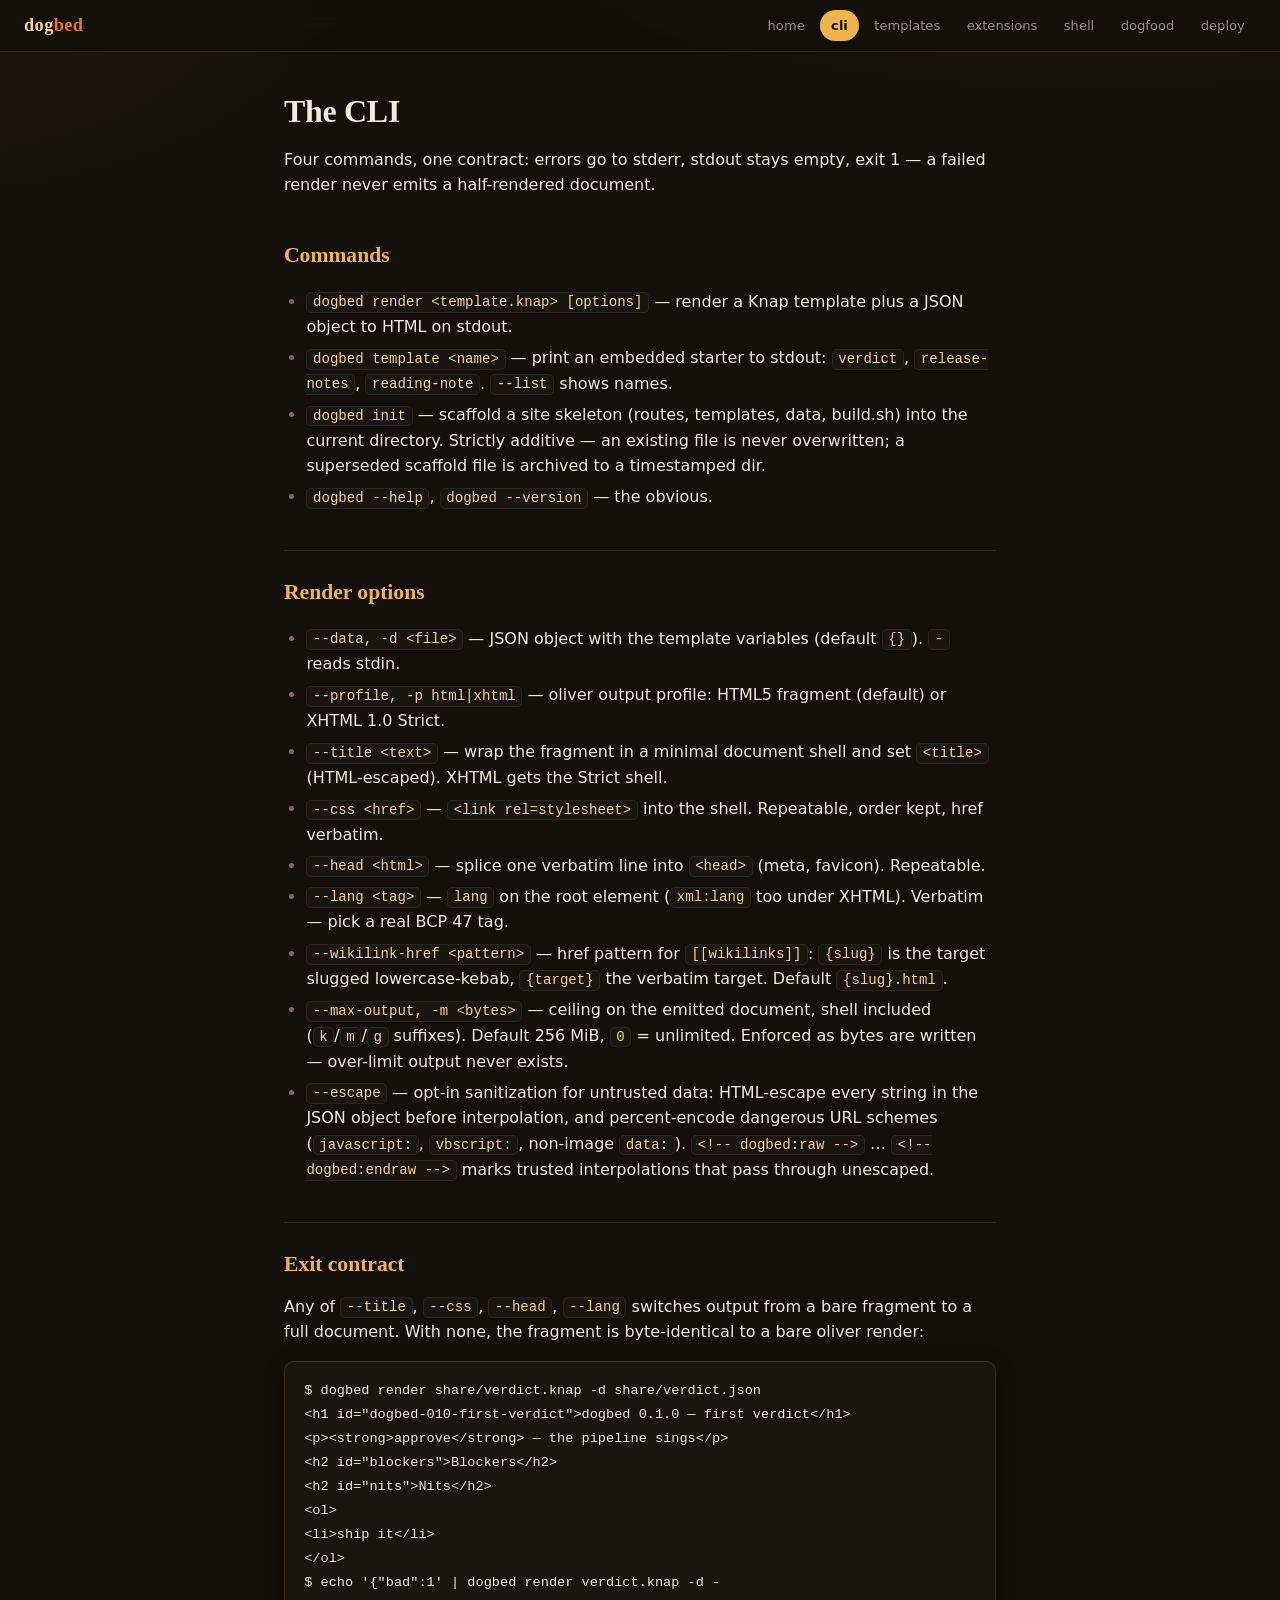
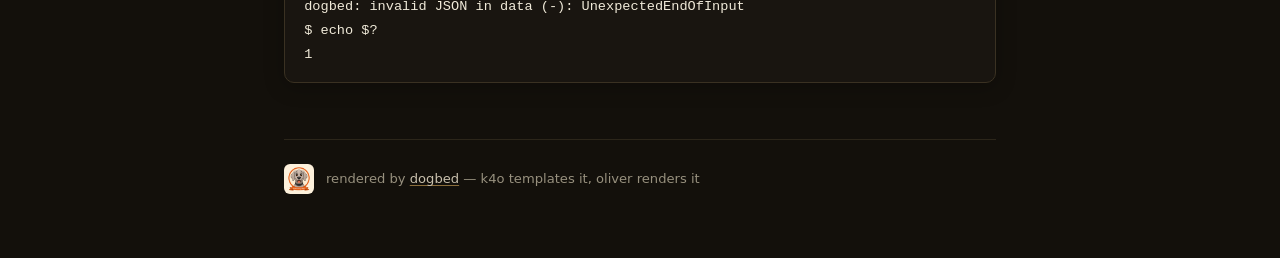
<file: docs/site/cli.html>
<!DOCTYPE html>
<html lang="en">
<head>
<meta charset="utf-8">
<title>dogbed — the CLI</title>
<link rel="stylesheet" href="style.css">
<meta name="viewport" content="width=device-width, initial-scale=1">
<meta name="theme-color" content="#13100b">
<link rel="icon" type="image/png" href="assets/oliver-favicon.png">
<meta property="og:title" content="dogbed">
<meta property="og:description" content="the dog builds its own docs">
<meta property="og:image" content="https://dogbed.filed.fyi/assets/oliver-og.png">
</head>
<body>
<div class="top"><a class="brand" href="index.html">dog<span class="dog">bed</span></a>
<nav><a href="index.html">home</a><a href="cli.html" class="here">cli</a><a href="templates.html">templates</a><a href="extensions.html">extensions</a><a href="shell.html">shell</a><a href="dogfood.html">dogfood</a><a href="deploy.html">deploy</a></nav></div>
<div class="layout">
<h1 id="the-cli">The CLI</h1>
<p>Four commands, one contract: errors go to stderr, stdout stays empty, exit 1 — a failed render never emits a half-rendered document.</p>
<h2 id="commands">Commands</h2>
<ul>
<li><code>dogbed render &lt;template.knap&gt; [options]</code> — render a Knap template plus a JSON object to HTML on stdout.</li>
<li><code>dogbed template &lt;name&gt;</code> — print an embedded starter to stdout: <code>verdict</code>, <code>release-notes</code>, <code>reading-note</code>. <code>--list</code> shows names.</li>
<li><code>dogbed init</code> — scaffold a site skeleton (routes, templates, data, build.sh) into the current directory. Strictly additive — an existing file is never overwritten; a superseded scaffold file is archived to a timestamped dir.</li>
<li><code>dogbed --help</code>, <code>dogbed --version</code> — the obvious.</li>
</ul>
<h2 id="render-options">Render options</h2>
<ul>
<li><code>--data, -d &lt;file&gt;</code> — JSON object with the template variables (default <code>{}</code>). <code>-</code> reads stdin.</li>
<li><code>--profile, -p html|xhtml</code> — oliver output profile: HTML5 fragment (default) or XHTML 1.0 Strict.</li>
<li><code>--title &lt;text&gt;</code> — wrap the fragment in a minimal document shell and set <code>&lt;title&gt;</code> (HTML-escaped). XHTML gets the Strict shell.</li>
<li><code>--css &lt;href&gt;</code> — <code>&lt;link rel=stylesheet&gt;</code> into the shell. Repeatable, order kept, href verbatim.</li>
<li><code>--head &lt;html&gt;</code> — splice one verbatim line into <code>&lt;head&gt;</code> (meta, favicon). Repeatable.</li>
<li><code>--lang &lt;tag&gt;</code> — <code>lang</code> on the root element (<code>xml:lang</code> too under XHTML). Verbatim — pick a real BCP 47 tag.</li>
<li><code>--wikilink-href &lt;pattern&gt;</code> — href pattern for <code>[[wikilinks]]</code>: <code>{slug}</code> is the target slugged lowercase-kebab, <code>{target}</code> the verbatim target. Default <code>{slug}.html</code>.</li>
<li><code>--max-output, -m &lt;bytes&gt;</code> — ceiling on the emitted document, shell included (<code>k</code>/<code>m</code>/<code>g</code> suffixes). Default 256 MiB, <code>0</code> = unlimited. Enforced as bytes are written — over-limit output never exists.</li>
<li><code>--escape</code> — opt-in sanitization for untrusted data: HTML-escape every string in the JSON object before interpolation, and percent-encode dangerous URL schemes (<code>javascript:</code>, <code>vbscript:</code>, non-image <code>data:</code>). <code>&lt;!-- dogbed:raw --&gt;</code> … <code>&lt;!-- dogbed:endraw --&gt;</code> marks trusted interpolations that pass through unescaped.</li>
</ul>
<h2 id="exit-contract">Exit contract</h2>
<p>Any of <code>--title</code>, <code>--css</code>, <code>--head</code>, <code>--lang</code> switches output from a bare fragment to a full document. With none, the fragment is byte-identical to a bare oliver render:</p>
<pre><code>$ dogbed render share/verdict.knap -d share/verdict.json
&lt;h1 id=&quot;dogbed-010-first-verdict&quot;&gt;dogbed 0.1.0 — first verdict&lt;/h1&gt;
&lt;p&gt;&lt;strong&gt;approve&lt;/strong&gt; — the pipeline sings&lt;/p&gt;
&lt;h2 id=&quot;blockers&quot;&gt;Blockers&lt;/h2&gt;
&lt;h2 id=&quot;nits&quot;&gt;Nits&lt;/h2&gt;
&lt;ol&gt;
&lt;li&gt;ship it&lt;/li&gt;
&lt;/ol&gt;
$ echo '{&quot;bad&quot;:1' | dogbed render verdict.knap -d -
dogbed: invalid JSON in data (-): UnexpectedEndOfInput
$ echo $?
1
</code></pre>
<div class="foot"><img src="assets/oliver-badge.webp" alt="rendered by oliver">
<span>rendered by <a href="https://github.com/drawmeanelephant/dogbed">dogbed</a> — k4o templates it, oliver renders it</span></div>
</div>
</body>
</html>
</file>
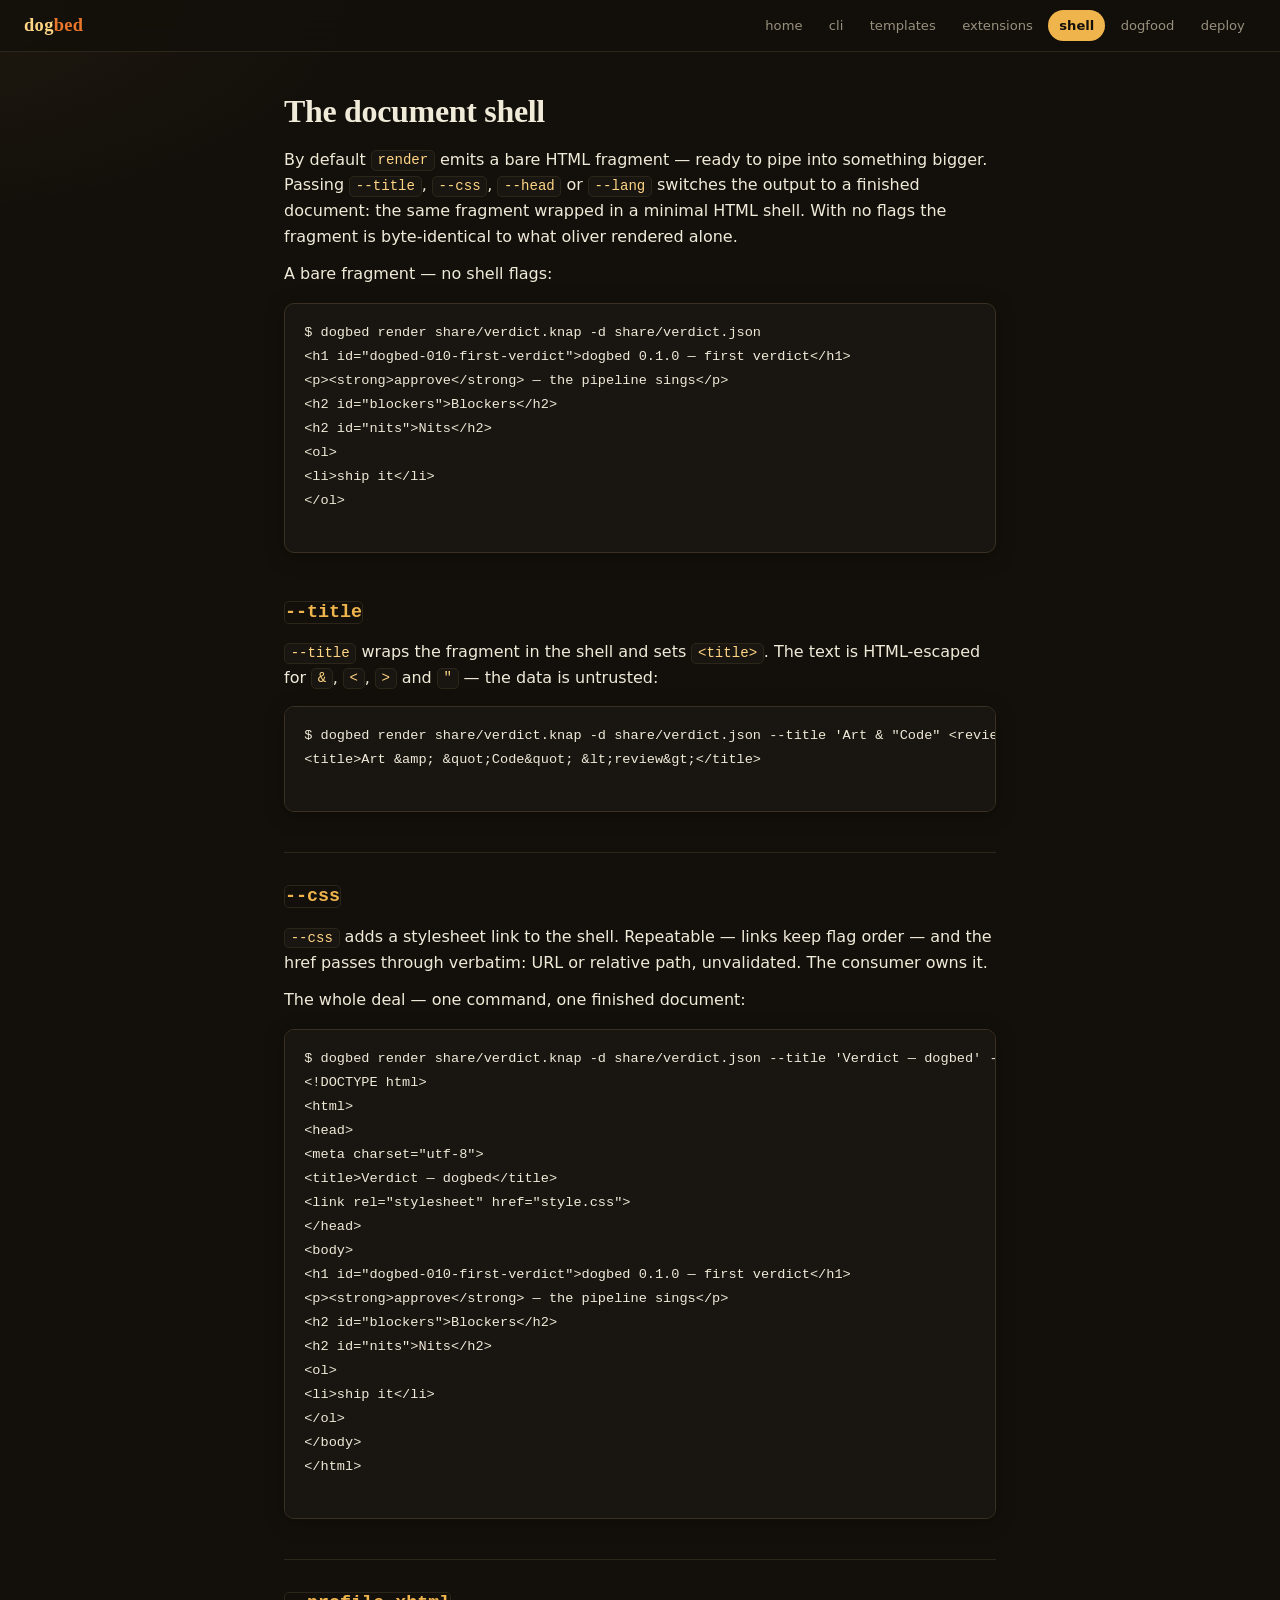
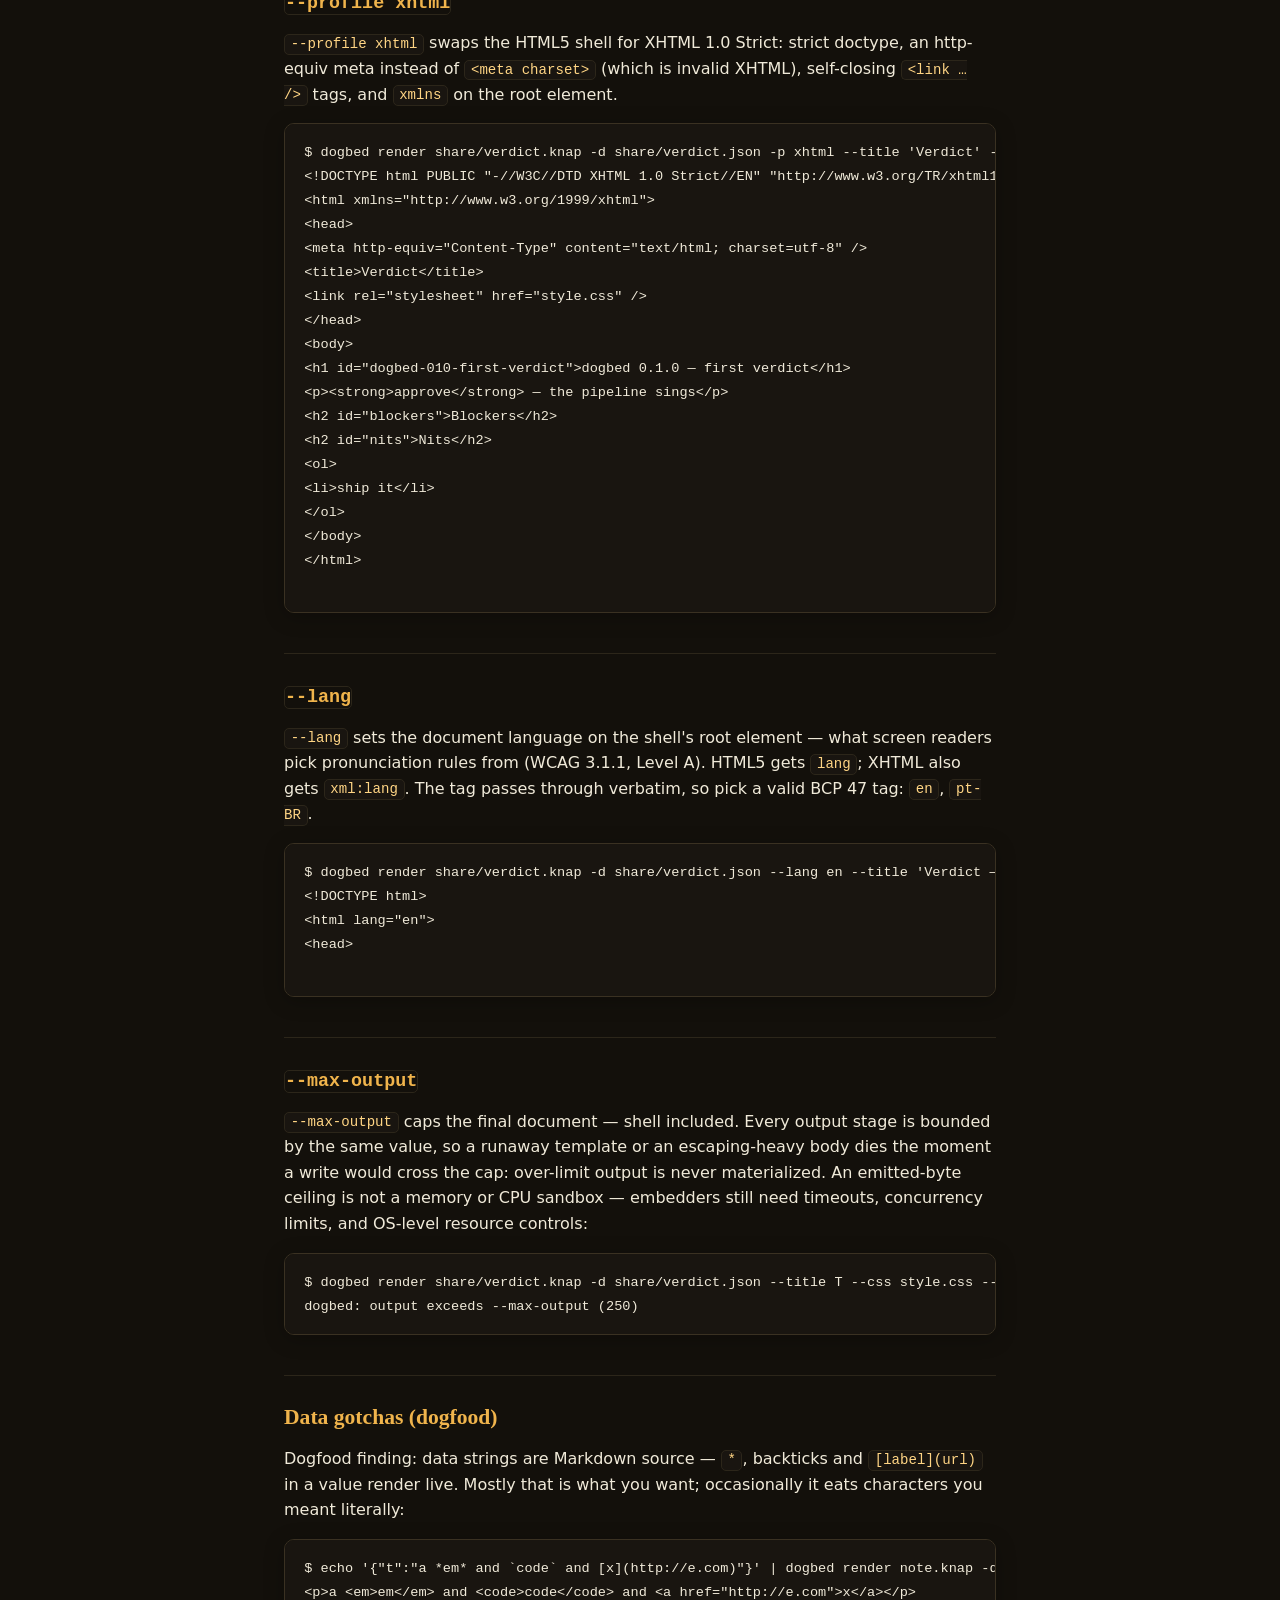
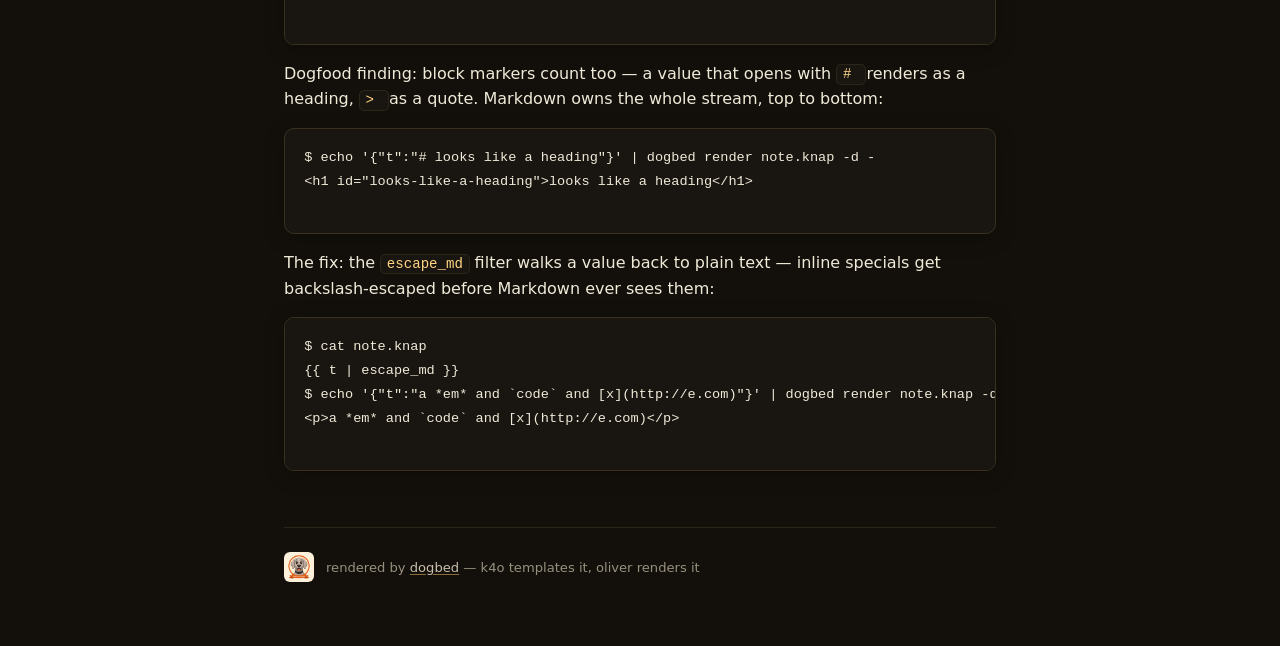
<file: docs/site/shell.html>
<!DOCTYPE html>
<html lang="en">
<head>
<meta charset="utf-8">
<title>dogbed — the document shell</title>
<link rel="stylesheet" href="style.css">
<meta name="viewport" content="width=device-width, initial-scale=1">
<meta name="theme-color" content="#13100b">
<link rel="icon" type="image/png" href="assets/oliver-favicon.png">
<meta property="og:title" content="dogbed">
<meta property="og:description" content="the dog builds its own docs">
<meta property="og:image" content="https://dogbed.filed.fyi/assets/oliver-og.png">
</head>
<body>
<div class="top"><a class="brand" href="index.html">dog<span class="dog">bed</span></a>
<nav><a href="index.html">home</a><a href="cli.html">cli</a><a href="templates.html">templates</a><a href="extensions.html">extensions</a><a href="shell.html" class="here">shell</a><a href="dogfood.html">dogfood</a><a href="deploy.html">deploy</a></nav></div>
<div class="layout">
<h1 id="the-document-shell">The document shell</h1>
<p>By default <code>render</code> emits a bare HTML fragment — ready to pipe into something bigger. Passing <code>--title</code>, <code>--css</code>, <code>--head</code> or <code>--lang</code> switches the output to a finished document: the same fragment wrapped in a minimal HTML shell. With no flags the fragment is byte-identical to what oliver rendered alone.</p>
<p>A bare fragment — no shell flags:</p>
<pre><code>$ dogbed render share/verdict.knap -d share/verdict.json
&lt;h1 id=&quot;dogbed-010-first-verdict&quot;&gt;dogbed 0.1.0 — first verdict&lt;/h1&gt;
&lt;p&gt;&lt;strong&gt;approve&lt;/strong&gt; — the pipeline sings&lt;/p&gt;
&lt;h2 id=&quot;blockers&quot;&gt;Blockers&lt;/h2&gt;
&lt;h2 id=&quot;nits&quot;&gt;Nits&lt;/h2&gt;
&lt;ol&gt;
&lt;li&gt;ship it&lt;/li&gt;
&lt;/ol&gt;

</code></pre>
<h2 id="--title"><code>--title</code></h2>
<p><code>--title</code> wraps the fragment in the shell and sets <code>&lt;title&gt;</code>. The text is HTML-escaped for <code>&amp;</code>, <code>&lt;</code>, <code>&gt;</code> and <code>&quot;</code> — the data is untrusted:</p>
<pre><code>$ dogbed render share/verdict.knap -d share/verdict.json --title 'Art &amp; &quot;Code&quot; &lt;review&gt;' | grep '&lt;title&gt;'
&lt;title&gt;Art &amp;amp; &amp;quot;Code&amp;quot; &amp;lt;review&amp;gt;&lt;/title&gt;

</code></pre>
<h2 id="--css"><code>--css</code></h2>
<p><code>--css</code> adds a stylesheet link to the shell. Repeatable — links keep flag order — and the href passes through verbatim: URL or relative path, unvalidated. The consumer owns it.</p>
<p>The whole deal — one command, one finished document:</p>
<pre><code>$ dogbed render share/verdict.knap -d share/verdict.json --title 'Verdict — dogbed' --css style.css
&lt;!DOCTYPE html&gt;
&lt;html&gt;
&lt;head&gt;
&lt;meta charset=&quot;utf-8&quot;&gt;
&lt;title&gt;Verdict — dogbed&lt;/title&gt;
&lt;link rel=&quot;stylesheet&quot; href=&quot;style.css&quot;&gt;
&lt;/head&gt;
&lt;body&gt;
&lt;h1 id=&quot;dogbed-010-first-verdict&quot;&gt;dogbed 0.1.0 — first verdict&lt;/h1&gt;
&lt;p&gt;&lt;strong&gt;approve&lt;/strong&gt; — the pipeline sings&lt;/p&gt;
&lt;h2 id=&quot;blockers&quot;&gt;Blockers&lt;/h2&gt;
&lt;h2 id=&quot;nits&quot;&gt;Nits&lt;/h2&gt;
&lt;ol&gt;
&lt;li&gt;ship it&lt;/li&gt;
&lt;/ol&gt;
&lt;/body&gt;
&lt;/html&gt;

</code></pre>
<h2 id="--profile-xhtml"><code>--profile xhtml</code></h2>
<p><code>--profile xhtml</code> swaps the HTML5 shell for XHTML 1.0 Strict: strict doctype, an http-equiv meta instead of <code>&lt;meta charset&gt;</code> (which is invalid XHTML), self-closing <code>&lt;link … /&gt;</code> tags, and <code>xmlns</code> on the root element.</p>
<pre><code>$ dogbed render share/verdict.knap -d share/verdict.json -p xhtml --title 'Verdict' --css style.css
&lt;!DOCTYPE html PUBLIC &quot;-//W3C//DTD XHTML 1.0 Strict//EN&quot; &quot;http://www.w3.org/TR/xhtml1/DTD/xhtml1-strict.dtd&quot;&gt;
&lt;html xmlns=&quot;http://www.w3.org/1999/xhtml&quot;&gt;
&lt;head&gt;
&lt;meta http-equiv=&quot;Content-Type&quot; content=&quot;text/html; charset=utf-8&quot; /&gt;
&lt;title&gt;Verdict&lt;/title&gt;
&lt;link rel=&quot;stylesheet&quot; href=&quot;style.css&quot; /&gt;
&lt;/head&gt;
&lt;body&gt;
&lt;h1 id=&quot;dogbed-010-first-verdict&quot;&gt;dogbed 0.1.0 — first verdict&lt;/h1&gt;
&lt;p&gt;&lt;strong&gt;approve&lt;/strong&gt; — the pipeline sings&lt;/p&gt;
&lt;h2 id=&quot;blockers&quot;&gt;Blockers&lt;/h2&gt;
&lt;h2 id=&quot;nits&quot;&gt;Nits&lt;/h2&gt;
&lt;ol&gt;
&lt;li&gt;ship it&lt;/li&gt;
&lt;/ol&gt;
&lt;/body&gt;
&lt;/html&gt;

</code></pre>
<h2 id="--lang"><code>--lang</code></h2>
<p><code>--lang</code> sets the document language on the shell's root element — what screen readers pick pronunciation rules from (WCAG 3.1.1, Level A). HTML5 gets <code>lang</code>; XHTML also gets <code>xml:lang</code>. The tag passes through verbatim, so pick a valid BCP 47 tag: <code>en</code>, <code>pt-BR</code>.</p>
<pre><code>$ dogbed render share/verdict.knap -d share/verdict.json --lang en --title 'Verdict — dogbed' | head -3
&lt;!DOCTYPE html&gt;
&lt;html lang=&quot;en&quot;&gt;
&lt;head&gt;

</code></pre>
<h2 id="--max-output"><code>--max-output</code></h2>
<p><code>--max-output</code> caps the final document — shell included. Every output stage is bounded by the same value, so a runaway template or an escaping-heavy body dies the moment a write would cross the cap: over-limit output is never materialized. An emitted-byte ceiling is not a memory or CPU sandbox — embedders still need timeouts, concurrency limits, and OS-level resource controls:</p>
<pre><code>$ dogbed render share/verdict.knap -d share/verdict.json --title T --css style.css --max-output 250
dogbed: output exceeds --max-output (250)
</code></pre>
<h2 id="data-gotchas-dogfood">Data gotchas (dogfood)</h2>
<p>Dogfood finding: data strings are Markdown source — <code>*</code>, backticks and <code>[label](url)</code> in a value render live. Mostly that is what you want; occasionally it eats characters you meant literally:</p>
<pre><code>$ echo '{&quot;t&quot;:&quot;a *em* and `code` and [x](http://e.com)&quot;}' | dogbed render note.knap -d -
&lt;p&gt;a &lt;em&gt;em&lt;/em&gt; and &lt;code&gt;code&lt;/code&gt; and &lt;a href=&quot;http://e.com&quot;&gt;x&lt;/a&gt;&lt;/p&gt;

</code></pre>
<p>Dogfood finding: block markers count too — a value that opens with <code># </code> renders as a heading, <code>&gt; </code> as a quote. Markdown owns the whole stream, top to bottom:</p>
<pre><code>$ echo '{&quot;t&quot;:&quot;# looks like a heading&quot;}' | dogbed render note.knap -d -
&lt;h1 id=&quot;looks-like-a-heading&quot;&gt;looks like a heading&lt;/h1&gt;

</code></pre>
<p>The fix: the <code>escape_md</code> filter walks a value back to plain text — inline specials get backslash-escaped before Markdown ever sees them:</p>
<pre><code>$ cat note.knap
{{ t | escape_md }}
$ echo '{&quot;t&quot;:&quot;a *em* and `code` and [x](http://e.com)&quot;}' | dogbed render note.knap -d -
&lt;p&gt;a *em* and `code` and [x](http://e.com)&lt;/p&gt;

</code></pre>
<div class="foot"><img src="assets/oliver-badge.webp" alt="rendered by oliver">
<span>rendered by <a href="https://github.com/drawmeanelephant/dogbed">dogbed</a> — k4o templates it, oliver renders it</span></div>
</div>
</body>
</html>
</file>
<file: docs/site/style.css>
/* dogbed docs — warm dark theme, amber accents.
   Every page is a dogbed render; this sheet does all the visual work. */

:root {
  --bg: #13100b;
  --bg-soft: #1a1610;
  --panel: #201b14;
  --panel-hi: #292216;
  --line: #3a3122;
  --line-soft: #2c261a;
  --ink: #f0ead9;
  --ink-soft: #c9c0ad;
  --ink-dim: #97907e;
  --amber: #f0b44c;
  --amber-hi: #ffd584;
  --orange: #e8762b;
  --brown: #8a6d3b;
  --green: #a8c07a;
  --code-bg: #191510;
  --mark: #4a3d1e;
  --radius: 10px;
  --radius-lg: 16px;
  --font-body: ui-sans-serif, system-ui, -apple-system, "Segoe UI", sans-serif;
  --font-display: "Iowan Old Style", "Palatino Linotype", Palatino, Georgia, serif;
  --font-mono: ui-monospace, "SF Mono", Menlo, Consolas, monospace;
  --nav-w: 240px;
  --content-w: 760px;
}

* { box-sizing: border-box; }

body {
  font-family: var(--font-body);
  line-height: 1.6;
  margin: 0;
  color: var(--ink);
  background:
    radial-gradient(1200px 500px at 85% -10%, rgba(232, 118, 43, 0.08), transparent 60%),
    radial-gradient(900px 400px at -10% 0%, rgba(240, 180, 76, 0.06), transparent 55%),
    var(--bg);
}

/* ---------- top bar ---------- */

.top {
  position: sticky;
  top: 0;
  z-index: 50;
  display: flex;
  align-items: center;
  gap: 1rem;
  padding: 0.65rem 1.5rem;
  background: rgba(19, 16, 11, 0.85);
  backdrop-filter: blur(12px);
  -webkit-backdrop-filter: blur(12px);
  border-bottom: 1px solid var(--line-soft);
}
.top .brand {
  font-family: var(--font-display);
  font-size: 1.15rem;
  font-weight: 700;
  letter-spacing: 0.02em;
  color: var(--amber-hi);
  text-decoration: none;
}
.top .brand .dog { color: var(--orange); }
.top nav {
  display: flex;
  gap: 0.25rem;
  margin-left: auto;
  overflow-x: auto;
}
.top nav a {
  color: var(--ink-dim);
  text-decoration: none;
  font-size: 0.82rem;
  padding: 0.3rem 0.7rem;
  border-radius: 999px;
  white-space: nowrap;
  transition: color 0.15s, background 0.15s;
}
.top nav a:hover { color: var(--amber-hi); background: var(--panel-hi); }
.top nav a.here { color: var(--bg); background: var(--amber); font-weight: 600; }

/* ---------- layout ---------- */

.layout {
  max-width: var(--content-w);
  margin: 0 auto;
  padding: 2.5rem 1.5rem 4rem;
}
.layout > * { min-width: 0; }

/* ---------- typography ---------- */

h1 {
  font-family: var(--font-display);
  font-size: 2rem;
  font-weight: 700;
  line-height: 1.2;
  margin: 0 0 1rem;
  letter-spacing: -0.01em;
}
h2 {
  font-family: var(--font-display);
  font-size: 1.35rem;
  color: var(--amber);
  margin: 2.5rem 0 0.75rem;
  padding-top: 1.5rem;
  border-top: 1px solid var(--line-soft);
}
.layout > h2:first-of-type, .hero + h2 { border-top: none; padding-top: 0; }
h3 { font-size: 1rem; color: var(--amber-hi); margin: 1.75rem 0 0.5rem; }
h1 code, h2 code, h3 code { font-size: 0.85em; background: none; padding: 0; color: inherit; }
p { margin: 0.75rem 0; }
a { color: var(--amber); text-decoration-color: var(--brown); text-underline-offset: 2px; }
a:hover { color: var(--amber-hi); }
strong { color: var(--amber-hi); font-weight: 650; }
ul, ol { padding-left: 1.4rem; }
li { margin-bottom: 0.35rem; }
li::marker { color: var(--brown); }
li > p { margin: 0.3rem 0; }

/* ---------- hero ---------- */

.hero {
  position: relative;
  border: 1px solid var(--line);
  border-radius: var(--radius-lg);
  padding: 3rem 2.5rem 2.5rem;
  margin-bottom: 2rem;
  background:
    radial-gradient(600px 240px at 90% 0%, rgba(232, 118, 43, 0.18), transparent 65%),
    linear-gradient(160deg, var(--panel-hi), var(--panel) 60%);
  overflow: hidden;
}
.hero::after {
  content: "</>";
  position: absolute;
  right: 1.5rem;
  top: 1rem;
  font-family: var(--font-mono);
  font-size: 7rem;
  font-weight: 800;
  color: rgba(240, 180, 76, 0.07);
  pointer-events: none;
  letter-spacing: -0.1em;
}
.hero .kicker {
  font-family: var(--font-mono);
  font-size: 0.72rem;
  letter-spacing: 0.22em;
  text-transform: uppercase;
  color: var(--orange);
  margin-bottom: 0.75rem;
}
.hero h1 {
  font-size: clamp(2.2rem, 6vw, 3.4rem);
  margin-bottom: 0.75rem;
}
.hero h1 .em { color: var(--amber); font-style: italic; }
.hero .sub {
  font-size: 1.05rem;
  color: var(--ink-soft);
  max-width: 34rem;
}
.hero .cta { display: flex; flex-wrap: wrap; gap: 0.75rem; margin-top: 1.75rem; }
.hero .cta a {
  display: inline-block;
  padding: 0.6rem 1.2rem;
  border-radius: 999px;
  font-weight: 600;
  font-size: 0.9rem;
  text-decoration: none;
}
.hero .cta a.primary { background: var(--amber); color: #241d10; }
.hero .cta a.primary:hover { background: var(--amber-hi); }
.hero .cta a.ghost { border: 1px solid var(--line); color: var(--ink-soft); }
.hero .cta a.ghost:hover { border-color: var(--brown); color: var(--amber-hi); }
.hero img {
  position: absolute;
  right: 2rem;
  bottom: -14px;
  width: 150px;
  height: auto;
  border-radius: 14px;
  transform: rotate(3deg);
  box-shadow: 0 12px 30px rgba(0, 0, 0, 0.45);
}
@media (max-width: 720px) { .hero img { display: none; } }

/* ---------- cards & grids ---------- */

.grid {
  display: grid;
  grid-template-columns: repeat(auto-fit, minmax(210px, 1fr));
  gap: 1rem;
  margin: 1.25rem 0;
}
.card {
  border: 1px solid var(--line);
  border-radius: var(--radius);
  padding: 1.1rem 1.2rem;
  background: var(--panel);
}
.card h3 { margin: 0 0 0.4rem; font-size: 0.95rem; }
.card p { margin: 0; font-size: 0.88rem; color: var(--ink-soft); }
.card .ic { font-family: var(--font-mono); color: var(--orange); font-size: 0.8rem; }

/* ---------- code ---------- */

code, pre { font-family: var(--font-mono); }
code {
  background: var(--code-bg);
  border: 1px solid var(--line-soft);
  padding: 0.1em 0.4em;
  border-radius: 5px;
  font-size: 0.88em;
  color: var(--amber-hi);
}
pre {
  background: var(--code-bg);
  border: 1px solid var(--line);
  border-radius: var(--radius);
  padding: 1rem 1.2rem;
  overflow-x: auto;
  line-height: 1.5;
  margin: 1rem 0;
  box-shadow: 0 4px 20px rgba(0, 0, 0, 0.25);
}
pre code { background: none; border: none; padding: 0; font-size: 0.85em; color: var(--ink); }

/* ---------- blockquotes & callouts ---------- */

blockquote {
  border-left: 3px solid var(--brown);
  margin: 1rem 0;
  padding: 0.2rem 0 0.2rem 1rem;
  color: var(--ink-dim);
  font-style: italic;
}

.callout {
  border: 1px solid var(--line);
  border-left: 4px solid var(--amber);
  border-radius: var(--radius);
  background: var(--panel);
  padding: 0.9rem 1.2rem;
  margin: 1.25rem 0;
}
.callout > p:first-child { margin-top: 0; }
.callout > p:last-child { margin-bottom: 0; }
.callout::before {
  content: "callout";
  display: block;
  font-family: var(--font-mono);
  font-size: 0.68rem;
  letter-spacing: 0.18em;
  text-transform: uppercase;
  color: var(--amber);
  margin-bottom: 0.4rem;
}
.callout-note { border-left-color: #7aa8f0; }
.callout-note::before { content: "note"; color: #7aa8f0; }
.callout-warning, .callout-caution { border-left-color: var(--orange); }
.callout-warning::before, .callout-caution::before { content: "warning"; color: var(--orange); }
.callout-tip { border-left-color: var(--green); }
.callout-tip::before { content: "tip"; color: var(--green); }
.callout-important { border-left-color: #c98af0; }
.callout-important::before { content: "important"; color: #c98af0; }

/* ---------- extension bits ---------- */

mark {
  background: var(--mark);
  color: var(--amber-hi);
  padding: 0.05em 0.3em;
  border-radius: 4px;
}
.math.inline {
  font-family: var(--font-mono);
  color: var(--green);
  background: var(--code-bg);
  border: 1px solid var(--line-soft);
  border-radius: 5px;
  padding: 0.1em 0.4em;
}
.math.display {
  display: block;
  font-family: var(--font-mono);
  color: var(--green);
  background: var(--code-bg);
  border: 1px solid var(--line);
  border-radius: var(--radius);
  padding: 1rem 1.2rem;
  margin: 1rem 0;
  text-align: center;
}
del { color: var(--ink-dim); }
input[type="checkbox"] { accent-color: var(--amber); margin-right: 0.45rem; vertical-align: -1px; }
.footnotes { font-size: 0.85rem; color: var(--ink-dim); border-top: 1px solid var(--line-soft); margin-top: 2rem; padding-top: 0.75rem; }
img { max-width: 100%; height: auto; }

/* ---------- tables ---------- */

table { border-collapse: collapse; margin: 1rem 0; font-size: 0.92rem; }
th, td { border: 1px solid var(--line); padding: 0.45rem 0.85rem; text-align: left; }
th { background: var(--panel-hi); color: var(--amber); font-weight: 600; }
td { background: var(--panel); }

/* ---------- footer ---------- */

.foot {
  margin-top: 3.5rem;
  padding-top: 1.5rem;
  border-top: 1px solid var(--line-soft);
  display: flex;
  align-items: center;
  gap: 0.75rem;
  color: var(--ink-dim);
  font-size: 0.82rem;
  flex-wrap: wrap;
}
.foot img { height: 30px; width: auto; border-radius: 6px; }
.foot a { color: var(--ink-soft); }

/* ---------- misc ---------- */

.tag {
  display: inline-block;
  font-family: var(--font-mono);
  font-size: 0.68rem;
  letter-spacing: 0.1em;
  text-transform: uppercase;
  color: var(--green);
  border: 1px solid var(--line);
  border-radius: 999px;
  padding: 0.15rem 0.6rem;
  vertical-align: middle;
}
hr { border: none; border-top: 1px solid var(--line-soft); margin: 2rem 0; }

@media (max-width: 640px) {
  .top { padding: 0.55rem 1rem; }
  .layout { padding: 1.75rem 1rem 3rem; }
  .hero { padding: 2rem 1.4rem 1.75rem; }
}
</file>
